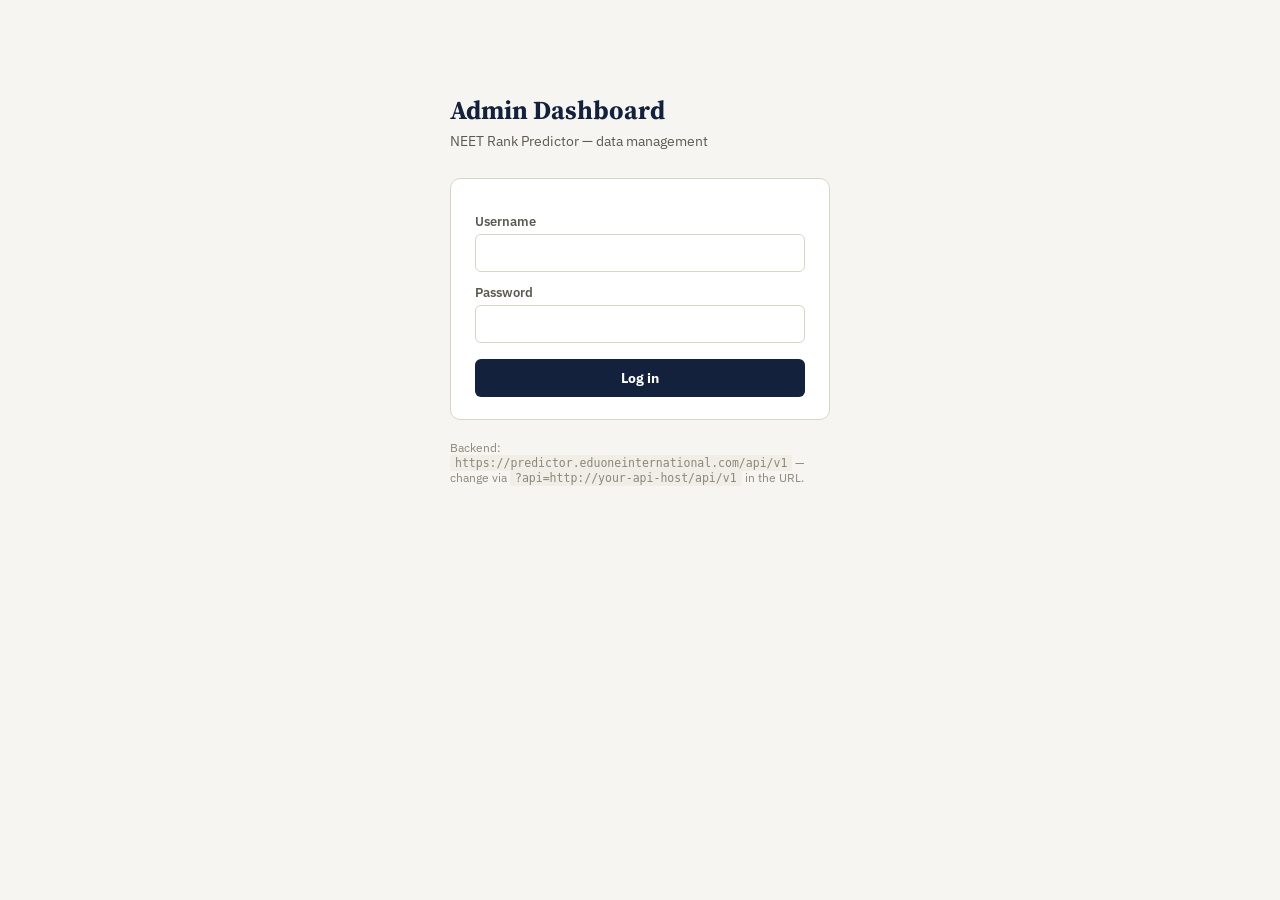
<file: frontend_dist/admin.html>
<!DOCTYPE html>
<html lang="en">
<head>
<meta charset="UTF-8">
<meta name="viewport" content="width=device-width, initial-scale=1.0">
<title>NEET Predictor — Admin Dashboard</title>
<meta name="robots" content="noindex,nofollow">
<link rel="icon" href="data:image/svg+xml,%3Csvg xmlns='http://www.w3.org/2000/svg' viewBox='0 0 64 64'%3E%3Crect width='64' height='64' rx='14' fill='%2314213D'/%3E%3Cpath d='M32 16v32M16 32h32' stroke='white' stroke-width='7' stroke-linecap='round'/%3E%3C/svg%3E">
<link rel="preconnect" href="https://fonts.googleapis.com">
<link href="https://fonts.googleapis.com/css2?family=IBM+Plex+Sans:wght@400;500;600;700&family=Source+Serif+4:wght@600;700&display=swap" rel="stylesheet">
<style>
  * { box-sizing: border-box; }
  body { font-family: 'IBM Plex Sans', system-ui, sans-serif; background: #F6F5F1; color: #14213D; margin: 0; padding: 32px 24px 80px; }
  .serif { font-family: 'Source Serif 4', serif; }
  .wrap { max-width: 920px; margin: 0 auto; }
  h1 { font-size: 26px; margin: 0 0 4px; }
  .subtitle { color: #5C5A50; font-size: 14px; margin: 0 0 28px; }
  .card { background: #fff; border: 1.5px solid #D8D4C8; border-radius: 10px; padding: 22px 24px; margin-bottom: 20px; }
  .card h2 { font-size: 16px; margin: 0 0 14px; }
  label { display: block; font-size: 12.5px; font-weight: 600; color: #5C5A50; margin: 12px 0 5px; }
  input, select { width: 100%; border: 1.5px solid #D8D4C8; border-radius: 6px; padding: 9px 11px; font-size: 13.5px; font-family: inherit; background: #fff; color: #14213D; }
  .row { display: grid; grid-template-columns: 1fr 1fr; gap: 14px; }
  .btn { background: #14213D; color: #fff; border: none; padding: 10px 20px; border-radius: 6px; font-size: 13.5px; font-weight: 700; cursor: pointer; font-family: inherit; margin-top: 16px; }
  .btn:disabled { opacity: 0.5; cursor: not-allowed; }
  .btn-outline { background: #fff; border: 1.5px solid #14213D; color: #14213D; }
  .btn-teal { background: #0D7377; }
  .btn-small { padding: 6px 12px; font-size: 12px; margin-top: 0; }
  #loginPanel { max-width: 380px; margin: 60px auto; }
  #dashboard { display: none; }
  .status-pill { display: inline-block; padding: 2px 9px; border-radius: 20px; font-size: 11px; font-weight: 700; }
  .status-success { background: #E1F0E5; color: #1F6F3D; }
  .status-partial { background: #FBEAD0; color: #9A5B0A; }
  .status-failed { background: #FBE0DC; color: #A13D2F; }
  table { width: 100%; border-collapse: collapse; font-size: 12.5px; }
  th, td { text-align: left; padding: 8px 6px; border-bottom: 1px solid #EEEBE2; }
  th { color: #5C5A50; font-weight: 600; font-size: 11.5px; text-transform: uppercase; letter-spacing: 0.03em; }
  .empty { color: #8A8878; font-size: 13px; padding: 14px 0; }
  .error-box { background: #FBE0DC; color: #A13D2F; padding: 10px 14px; border-radius: 6px; font-size: 13px; margin-top: 12px; }
  .success-box { background: #E1F0E5; color: #1F6F3D; padding: 10px 14px; border-radius: 6px; font-size: 13px; margin-top: 12px; }
  .top-bar { display: flex; justify-content: space-between; align-items: center; margin-bottom: 6px; }
  .logout-btn { background: none; border: none; color: #A13D2F; font-size: 12.5px; font-weight: 600; cursor: pointer; text-decoration: underline; }
  .help { font-size: 12px; color: #8A8878; margin-top: 6px; }
  .conflict-row { border: 1px solid #EEDFC8; background: #FFFBF3; border-radius: 6px; padding: 10px 12px; margin-bottom: 8px; font-size: 12.5px; }
  code { background: #F0EEE6; padding: 1px 5px; border-radius: 3px; font-size: 11.5px; }
</style>
</head>
<body>
<div class="wrap">

  <div id="loginPanel">
    <h1 class="serif">Admin Dashboard</h1>
    <p class="subtitle">NEET Rank Predictor — data management</p>
    <div class="card">
      <label for="loginUser">Username</label>
      <input id="loginUser" autocomplete="username">
      <label for="loginPass">Password</label>
      <input id="loginPass" type="password" autocomplete="current-password">
      <button class="btn" style="width:100%" onclick="login()">Log in</button>
      <div id="loginError"></div>
    </div>
    <p class="help">Backend: <code id="apiBaseDisplay"></code> — change via <code>?api=http://your-api-host/api/v1</code> in the URL.</p>
  </div>

  <div id="dashboard">
    <div class="top-bar">
      <div>
        <h1 class="serif">Admin Dashboard</h1>
        <p class="subtitle">Signed in as <strong id="whoAmI"></strong></p>
      </div>
      <button class="logout-btn" onclick="logout()">Log out</button>
    </div>

    <div class="card">
      <h2>Upload new cutoff data</h2>
      <p class="help" style="margin-top:-6px;margin-bottom:12px;">CSV, XLSX, or JSON. Columns: state, authority, exam, institute, course, category, quota, seat_type, gender, fee, year, round, open_rank, close_rank, source (any column you omit falls back to the defaults below).</p>
      <input type="file" id="fileInput" accept=".csv,.xlsx,.xls,.json">
      <div class="row">
        <div>
          <label for="defState">Default state</label>
          <input id="defState" placeholder="e.g. Karnataka">
        </div>
        <div>
          <label for="defAuthority">Default authority</label>
          <input id="defAuthority" placeholder="e.g. KEA">
        </div>
      </div>
      <div class="row">
        <div>
          <label for="defYear">Default year</label>
          <input id="defYear" type="number" placeholder="e.g. 2026">
        </div>
        <div>
          <label for="defRound">Default round</label>
          <input id="defRound" placeholder="e.g. R1 or Final">
        </div>
      </div>
      <label for="defSource">Source (for the audit log)</label>
      <input id="defSource" placeholder="e.g. KEA official round-1 PDF, 2026">
      <button class="btn" id="uploadBtn" onclick="uploadFile()">Upload &amp; import</button>
      <div id="uploadResult"></div>
    </div>

    <div class="card">
      <h2>Recent imports</h2>
      <div id="logsTable"><div class="empty">Loading…</div></div>
    </div>

    <div class="card">
      <h2>Unresolved conflicts</h2>
      <p class="help" style="margin-top:-6px;margin-bottom:12px;">A conflict means an uploaded number disagreed with a value already on file. Nothing was overwritten automatically — pick which value is correct.</p>
      <div id="conflictsList"><div class="empty">Loading…</div></div>
    </div>

  </div>
</div>

<script src="js/config.js"></script>
<script>
const params = new URLSearchParams(window.location.search);
const API_BASE = params.get('api')
  || (window.NEET_PREDICTOR_CONFIG && window.NEET_PREDICTOR_CONFIG.API_BASE_URL)
  || window.PREDICTOR_API_BASE_URL
  || 'https://predictor.eduoneinternational.com/api/v1';
document.getElementById('apiBaseDisplay').textContent = API_BASE;

let token = sessionStorage.getItem('admin_token') || null;
let username = sessionStorage.getItem('admin_username') || null;

function showDashboard() {
  document.getElementById('loginPanel').style.display = 'none';
  document.getElementById('dashboard').style.display = 'block';
  document.getElementById('whoAmI').textContent = username || '';
  loadLogs();
  loadConflicts();
}

if (token) showDashboard();

async function login() {
  const user = document.getElementById('loginUser').value.trim();
  const pass = document.getElementById('loginPass').value;
  const errEl = document.getElementById('loginError');
  errEl.innerHTML = '';
  if (!user || !pass) { errEl.innerHTML = '<div class="error-box">Enter a username and password.</div>'; return; }

  try {
    const res = await fetch(API_BASE + '/admin/auth/login', {
      method: 'POST',
      headers: { 'Content-Type': 'application/x-www-form-urlencoded' },
      body: 'username=' + encodeURIComponent(user) + '&password=' + encodeURIComponent(pass),
    });
    if (!res.ok) {
      const body = await res.json().catch(() => ({}));
      throw new Error(body.detail || ('Login failed (' + res.status + ')'));
    }
    const data = await res.json();
    token = data.access_token;
    username = user;
    sessionStorage.setItem('admin_token', token);
    sessionStorage.setItem('admin_username', username);
    showDashboard();
  } catch (err) {
    errEl.innerHTML = '<div class="error-box">' + err.message + '</div>';
  }
}

function logout() {
  sessionStorage.removeItem('admin_token');
  sessionStorage.removeItem('admin_username');
  token = null;
  window.location.reload();
}

async function authedFetch(path, options = {}) {
  const res = await fetch(API_BASE + path, {
    ...options,
    headers: { ...(options.headers || {}), Authorization: 'Bearer ' + token },
  });
  if (res.status === 401) { logout(); throw new Error('Session expired — please log in again.'); }
  return res;
}

async function uploadFile() {
  const fileEl = document.getElementById('fileInput');
  const resultEl = document.getElementById('uploadResult');
  const btn = document.getElementById('uploadBtn');
  resultEl.innerHTML = '';

  if (!fileEl.files[0]) { resultEl.innerHTML = '<div class="error-box">Choose a file first.</div>'; return; }

  const form = new FormData();
  form.append('file', fileEl.files[0]);
  const state = document.getElementById('defState').value.trim();
  const authority = document.getElementById('defAuthority').value.trim();
  const year = document.getElementById('defYear').value.trim();
  const round_name = document.getElementById('defRound').value.trim();
  const source_label = document.getElementById('defSource').value.trim();
  if (state) form.append('state', state);
  if (authority) form.append('authority', authority);
  if (year) form.append('year', year);
  if (round_name) form.append('round_name', round_name);
  if (source_label) form.append('source_label', source_label);

  btn.disabled = true;
  btn.textContent = 'Uploading…';
  try {
    const res = await authedFetch('/admin/import', { method: 'POST', body: form });
    const data = await res.json();
    if (!res.ok) throw new Error(data.detail || 'Import failed');

    resultEl.innerHTML = '<div class="success-box">' +
      'Imported <strong>' + data.filename + '</strong> — ' +
      data.records_added + ' new record(s), ' +
      data.records_updated + ' updated with new rounds, ' +
      data.duplicates_skipped + ' exact duplicate(s) skipped, ' +
      data.conflicts_flagged + ' conflict(s) flagged' +
      (data.rows_rejected ? ', ' + data.rows_rejected + ' row(s) rejected' : '') +
      '. The live predictor is already serving this data.</div>';

    if (data.rejected_samples && data.rejected_samples.length) {
      resultEl.innerHTML += '<div class="help">Rejected row example: ' + data.rejected_samples[0].error + '</div>';
    }
    fileEl.value = '';
    loadLogs();
    loadConflicts();
  } catch (err) {
    resultEl.innerHTML = '<div class="error-box">' + err.message + '</div>';
  } finally {
    btn.disabled = false;
    btn.textContent = 'Upload & import';
  }
}

function statusPillClass(status) {
  if (status === 'success') return 'status-success';
  if (status === 'partial') return 'status-partial';
  return 'status-failed';
}

async function loadLogs() {
  const el = document.getElementById('logsTable');
  try {
    const res = await authedFetch('/admin/import-logs?limit=20');
    const logs = await res.json();
    if (!logs.length) { el.innerHTML = '<div class="empty">No imports yet.</div>'; return; }
    el.innerHTML = '<table><thead><tr><th>File</th><th>Source</th><th>Status</th><th>Added</th><th>Updated</th><th>Conflicts</th><th>By</th><th>When</th></tr></thead><tbody>' +
      logs.map(l => '<tr>' +
        '<td>' + l.filename + '</td>' +
        '<td>' + (l.source_label || '—') + '</td>' +
        '<td><span class="status-pill ' + statusPillClass(l.status) + '">' + l.status + '</span></td>' +
        '<td>' + l.records_added + '</td>' +
        '<td>' + l.records_updated + '</td>' +
        '<td>' + l.conflicts_flagged + '</td>' +
        '<td>' + l.uploaded_by + '</td>' +
        '<td>' + new Date(l.started_at).toLocaleString() + '</td>' +
        '</tr>').join('') + '</tbody></table>';
  } catch (err) {
    el.innerHTML = '<div class="error-box">' + err.message + '</div>';
  }
}

async function loadConflicts() {
  const el = document.getElementById('conflictsList');
  try {
    const res = await authedFetch('/admin/conflicts?unresolved_only=true');
    const conflicts = await res.json();
    if (!conflicts.length) { el.innerHTML = '<div class="empty">No unresolved conflicts. 🎉</div>'; return; }
    el.innerHTML = conflicts.map(c => (
      '<div class="conflict-row">' +
        '<strong>' + c.college + '</strong> — ' + c.course + ' (' + c.category + '), round <code>' + c.round_key + '</code><br>' +
        'On file: close ' + (c.existing_close ?? '—') + (c.existing_open != null ? (' / open ' + c.existing_open) : '') +
        ' &nbsp;vs&nbsp; Incoming: close ' + (c.incoming_close ?? '—') + (c.incoming_open != null ? (' / open ' + c.incoming_open) : '') +
        '<div style="margin-top:8px;">' +
          '<button class="btn btn-outline btn-small" onclick="resolveConflict(' + c.id + ', false)">Keep existing</button> ' +
          '<button class="btn btn-teal btn-small" onclick="resolveConflict(' + c.id + ', true)">Use incoming</button>' +
        '</div>' +
      '</div>'
    )).join('');
  } catch (err) {
    el.innerHTML = '<div class="error-box">' + err.message + '</div>';
  }
}

async function resolveConflict(id, useIncoming) {
  try {
    await authedFetch('/admin/conflicts/' + id + '/resolve', {
      method: 'POST',
      headers: { 'Content-Type': 'application/json' },
      body: JSON.stringify({ use_incoming: useIncoming }),
    });
    loadConflicts();
    loadLogs();
  } catch (err) {
    alert(err.message);
  }
}
</script>
</body>
</html>
</file>
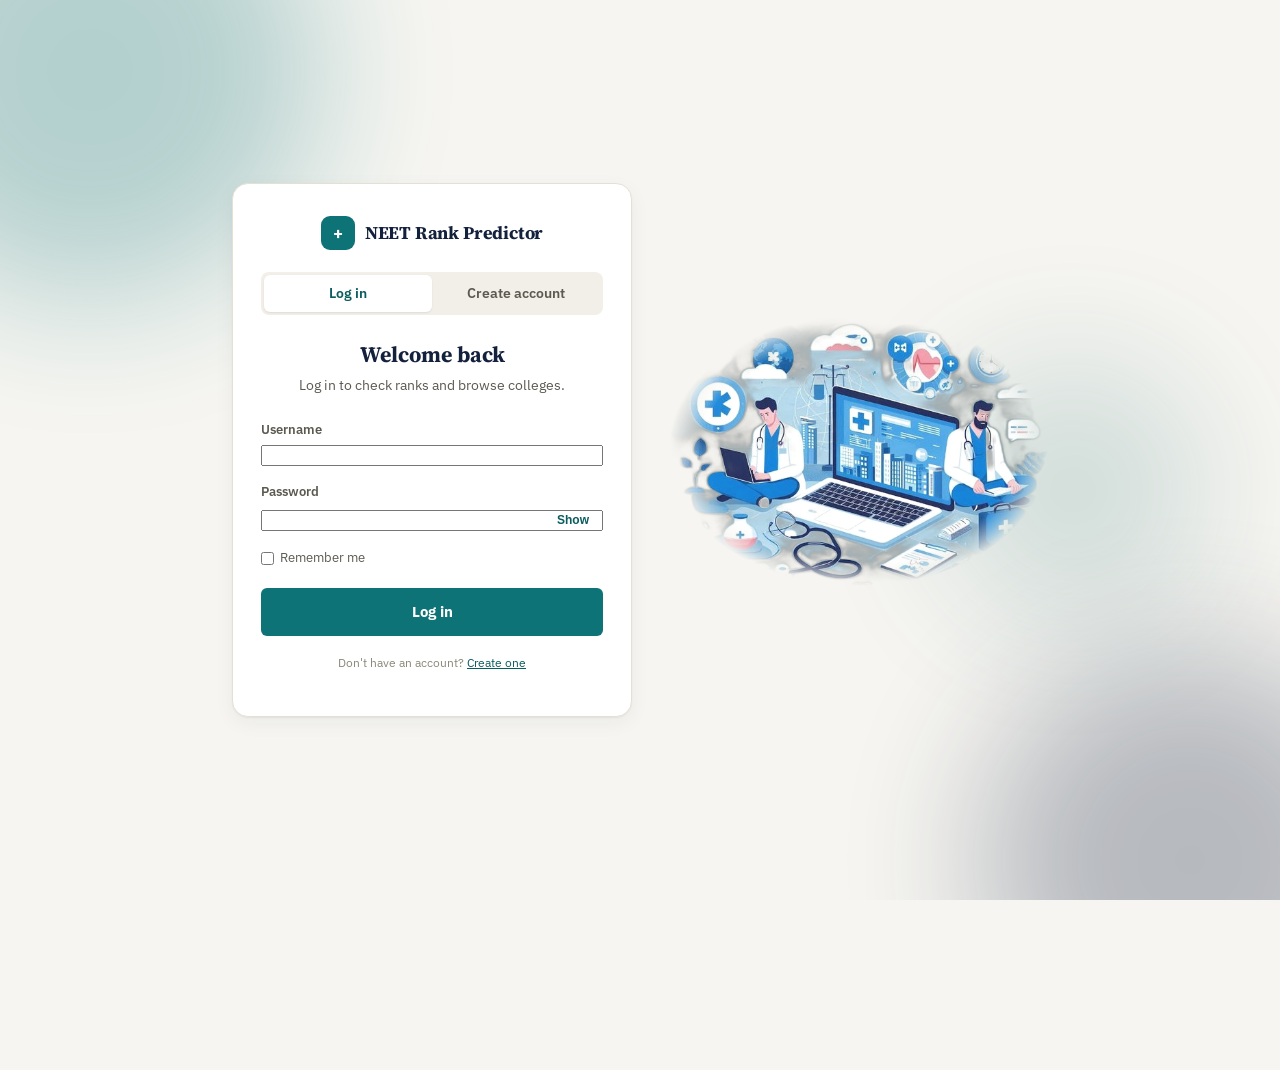
<file: frontend_dist/login.html>
<!DOCTYPE html>
<html lang="en">
<head>
<meta charset="UTF-8">
<meta name="viewport" content="width=device-width, initial-scale=1, viewport-fit=cover">
<title>Log in — NEET Rank Predictor</title>
<meta name="robots" content="noindex,nofollow">
<link rel="icon" href="data:image/svg+xml,%3Csvg xmlns='http://www.w3.org/2000/svg' viewBox='0 0 64 64'%3E%3Crect width='64' height='64' rx='14' fill='%230D7377'/%3E%3Cpath d='M32 16v32M16 32h32' stroke='white' stroke-width='7' stroke-linecap='round'/%3E%3C/svg%3E">

<link rel="preconnect" href="https://fonts.googleapis.com">
<link rel="preconnect" href="https://fonts.gstatic.com" crossorigin>
<link href="https://fonts.googleapis.com/css2?family=IBM+Plex+Sans:wght@400;500;600;700&family=Source+Serif+4:opsz,wght@8..60,600;8..60,700&display=swap" rel="stylesheet">

<link rel="stylesheet" href="css/styles.css">

<style>
  /* Page-specific layout — the shared stylesheet covers colors/fonts/buttons/inputs already. */
  body.auth-body { display: flex; align-items: center; justify-content: center; min-height: 100vh; padding: 24px; position: relative; overflow: hidden; }
  .auth-bg-blob { position: absolute; border-radius: 50%; filter: blur(70px); opacity: 0.28; z-index: 0; pointer-events: none; }
  .auth-bg-blob.b1 { width: 460px; height: 460px; background: var(--teal); top: -160px; left: -140px; animation: blobDrift1 16s ease-in-out infinite; }
  .auth-bg-blob.b2 { width: 420px; height: 420px; background: var(--navy); bottom: -170px; right: -120px; animation: blobDrift2 18s ease-in-out infinite; }
  .auth-bg-blob.b3 { width: 260px; height: 260px; background: var(--teal-dark); top: 40%; right: 6%; opacity: 0.16; animation: blobDrift1 13s ease-in-out infinite reverse; }
  @keyframes blobDrift1 { 0%, 100% { transform: translate(0, 0) scale(1); } 50% { transform: translate(36px, -26px) scale(1.08); } }
  @keyframes blobDrift2 { 0%, 100% { transform: translate(0, 0) scale(1); } 50% { transform: translate(-30px, 28px) scale(1.06); } }
  @keyframes floatY { 0%, 100% { transform: translateY(0); } 50% { transform: translateY(-14px); } }
  .auth-layout { position: relative; z-index: 1; display: flex; align-items: center; justify-content: center; gap: 36px; width: 100%; max-width: 860px; }
  .auth-illustration { flex: 1; display: none; max-width: 380px; }
  .auth-illustration img { width: 100%; height: auto; mix-blend-mode: multiply; animation: floatY 6s ease-in-out infinite; }
  @media (min-width: 860px) { .auth-illustration { display: block; } }
  @media (prefers-reduced-motion: reduce) {
    .auth-illustration img, .auth-bg-blob { animation: none; }
  }
  .auth-card { width: 100%; max-width: 400px; flex-shrink: 0; background: var(--panel); border: 1px solid var(--border); border-radius: 16px; padding: 32px 28px; box-shadow: var(--shadow); }
  .auth-brand { display: flex; align-items: center; gap: 10px; justify-content: center; margin-bottom: 22px; }
  .auth-card h1 { font-size: 22px; margin: 0 0 4px; text-align: center; }
  .auth-card .sub { text-align: center; color: var(--muted); font-size: 13.5px; margin: 0 0 24px; }
  .auth-tabs { display: flex; background: var(--border-soft); border-radius: 8px; padding: 3px; margin-bottom: 22px; }
  .auth-tab { flex: 1; border: none; background: none; padding: 8px; border-radius: 6px; font: inherit; font-size: 13.5px; font-weight: 600; color: var(--muted); cursor: pointer; }
  .auth-tab[aria-selected="true"] { background: #fff; color: var(--teal-dark); box-shadow: 0 1px 2px rgba(0,0,0,0.08); }
  .auth-field { display: flex; flex-direction: column; gap: 6px; margin-bottom: 16px; }
  .auth-field label { font-size: 12.5px; font-weight: 600; color: var(--muted); }
  .password-row { position: relative; }
  .password-row input { width: 100%; padding-right: 68px; }
  .password-toggle { position: absolute; right: 8px; top: 50%; transform: translateY(-50%); background: none; border: none; color: var(--teal-dark); font-size: 12px; font-weight: 600; cursor: pointer; padding: 4px 6px; }
  .auth-row-between { display: flex; justify-content: space-between; align-items: center; margin-bottom: 20px; font-size: 13px; }
  .remember-label { display: flex; align-items: center; gap: 6px; color: var(--muted); cursor: pointer; }
  .remember-label input { margin: 0; }
  .auth-submit { width: 100%; justify-content: center; }
  .auth-error { background: var(--risk-bg); color: var(--risk-fg); border-radius: var(--radius-sm); padding: 10px 12px; font-size: 13px; margin-bottom: 16px; display: none; }
  .auth-error.show { display: block; }
  .auth-footnote { text-align: center; font-size: 12px; color: var(--muted-2); margin-top: 18px; }
</style>
</head>
<body class="auth-body">

<div class="auth-bg-blob b1" aria-hidden="true"></div>
<div class="auth-bg-blob b2" aria-hidden="true"></div>
<div class="auth-bg-blob b3" aria-hidden="true"></div>

<div class="auth-layout">
<div class="auth-card">
  <div class="auth-brand">
    <span class="brand-mark" aria-hidden="true">+</span>
    <span class="brand-name serif">NEET Rank Predictor</span>
  </div>

  <div class="auth-tabs" role="tablist">
    <button type="button" class="auth-tab" id="tabLogin" role="tab" aria-selected="true">Log in</button>
    <button type="button" class="auth-tab" id="tabRegister" role="tab" aria-selected="false">Create account</button>
  </div>

  <h1 class="serif" id="formTitle">Welcome back</h1>
  <p class="sub" id="formSub">Log in to check ranks and browse colleges.</p>

  <div class="auth-error" id="authError" role="alert"></div>

  <form id="authForm" novalidate>
    <div class="auth-field">
      <label for="username">Username</label>
      <input type="text" id="username" name="username" autocomplete="username" required minlength="3">
    </div>
    <div class="auth-field">
      <label for="password">Password</label>
      <div class="password-row">
        <input type="password" id="password" name="password" autocomplete="current-password" required minlength="8">
        <button type="button" class="password-toggle" id="togglePassword">Show</button>
      </div>
    </div>

    <div class="auth-row-between">
      <label class="remember-label"><input type="checkbox" id="rememberMe"> Remember me</label>
    </div>

    <button type="submit" class="btn-primary auth-submit" id="authSubmitBtn">Log in</button>
  </form>

  <p class="auth-footnote" id="switchHint">Don't have an account? <a href="#" id="switchToRegister">Create one</a></p>
</div>

  <div class="auth-illustration" aria-hidden="true">
    <img src="img/login-illustration.png" alt="">
  </div>
</div>

<script src="js/config.js"></script>
<script src="js/auth.js"></script>
<script>
(function () {
  // If already logged in, skip straight past this page.
  if (window.NeetAuth.getToken()) {
    window.location.replace("/");
  }

  const BASE_URL = (window.NEET_PREDICTOR_CONFIG && window.NEET_PREDICTOR_CONFIG.API_BASE_URL) || "";

  const els = {
    tabLogin: document.getElementById("tabLogin"),
    tabRegister: document.getElementById("tabRegister"),
    formTitle: document.getElementById("formTitle"),
    formSub: document.getElementById("formSub"),
    form: document.getElementById("authForm"),
    username: document.getElementById("username"),
    password: document.getElementById("password"),
    togglePassword: document.getElementById("togglePassword"),
    rememberMe: document.getElementById("rememberMe"),
    submitBtn: document.getElementById("authSubmitBtn"),
    error: document.getElementById("authError"),
    switchHint: document.getElementById("switchHint"),
    switchToRegister: document.getElementById("switchToRegister"),
  };

  let mode = "login"; // "login" | "register"

  function setMode(next) {
    mode = next;
    const isLogin = mode === "login";
    els.tabLogin.setAttribute("aria-selected", String(isLogin));
    els.tabRegister.setAttribute("aria-selected", String(!isLogin));
    els.formTitle.textContent = isLogin ? "Welcome back" : "Create your account";
    els.formSub.textContent = isLogin
      ? "Log in to check ranks and browse colleges."
      : "Takes a few seconds — just a username and password.";
    els.password.autocomplete = isLogin ? "current-password" : "new-password";
    els.submitBtn.textContent = isLogin ? "Log in" : "Create account";
    els.switchHint.innerHTML = isLogin
      ? 'Don\'t have an account? <a href="#" id="switchToRegister">Create one</a>'
      : 'Already have an account? <a href="#" id="switchToLogin">Log in</a>';
    els.error.classList.remove("show");
    // Re-bind the (re-created) link inside switchHint.
    const link = document.getElementById(isLogin ? "switchToRegister" : "switchToLogin");
    link.addEventListener("click", (e) => {
      e.preventDefault();
      setMode(isLogin ? "register" : "login");
    });
  }

  els.tabLogin.addEventListener("click", () => setMode("login"));
  els.tabRegister.addEventListener("click", () => setMode("register"));
  els.switchToRegister.addEventListener("click", (e) => {
    e.preventDefault();
    setMode("register");
  });

  els.togglePassword.addEventListener("click", () => {
    const showing = els.password.type === "text";
    els.password.type = showing ? "password" : "text";
    els.togglePassword.textContent = showing ? "Show" : "Hide";
  });

  function showError(msg) {
    els.error.textContent = msg;
    els.error.classList.add("show");
  }

  els.form.addEventListener("submit", async (e) => {
    e.preventDefault();
    els.error.classList.remove("show");

    const username = els.username.value.trim();
    const password = els.password.value;
    if (username.length < 3) return showError("Username must be at least 3 characters.");
    if (password.length < 8) return showError("Password must be at least 8 characters.");

    els.submitBtn.disabled = true;
    els.submitBtn.textContent = mode === "login" ? "Logging in…" : "Creating account…";

    try {
      const path = mode === "login" ? "/auth/login" : "/auth/register";
      const res = await fetch(BASE_URL + path, {
        method: "POST",
        headers: { "Content-Type": "application/json" },
        body: JSON.stringify({ username, password }),
      });
      const data = await res.json().catch(() => ({}));

      if (!res.ok) {
        const msg =
          res.status === 401 ? "Incorrect username or password." :
          res.status === 409 ? "That username is already taken." :
          data.detail || data.message || "Something went wrong. Please try again.";
        showError(typeof msg === "string" ? msg : "Something went wrong. Please try again.");
        return;
      }

      window.NeetAuth.setToken(data.access_token, els.rememberMe.checked);
      window.location.replace("/");
    } catch (err) {
      showError("Couldn't reach the server. Check your connection and try again.");
    } finally {
      els.submitBtn.disabled = false;
      els.submitBtn.textContent = mode === "login" ? "Log in" : "Create account";
    }
  });
})();
</script>
</body>
</html>
</file>
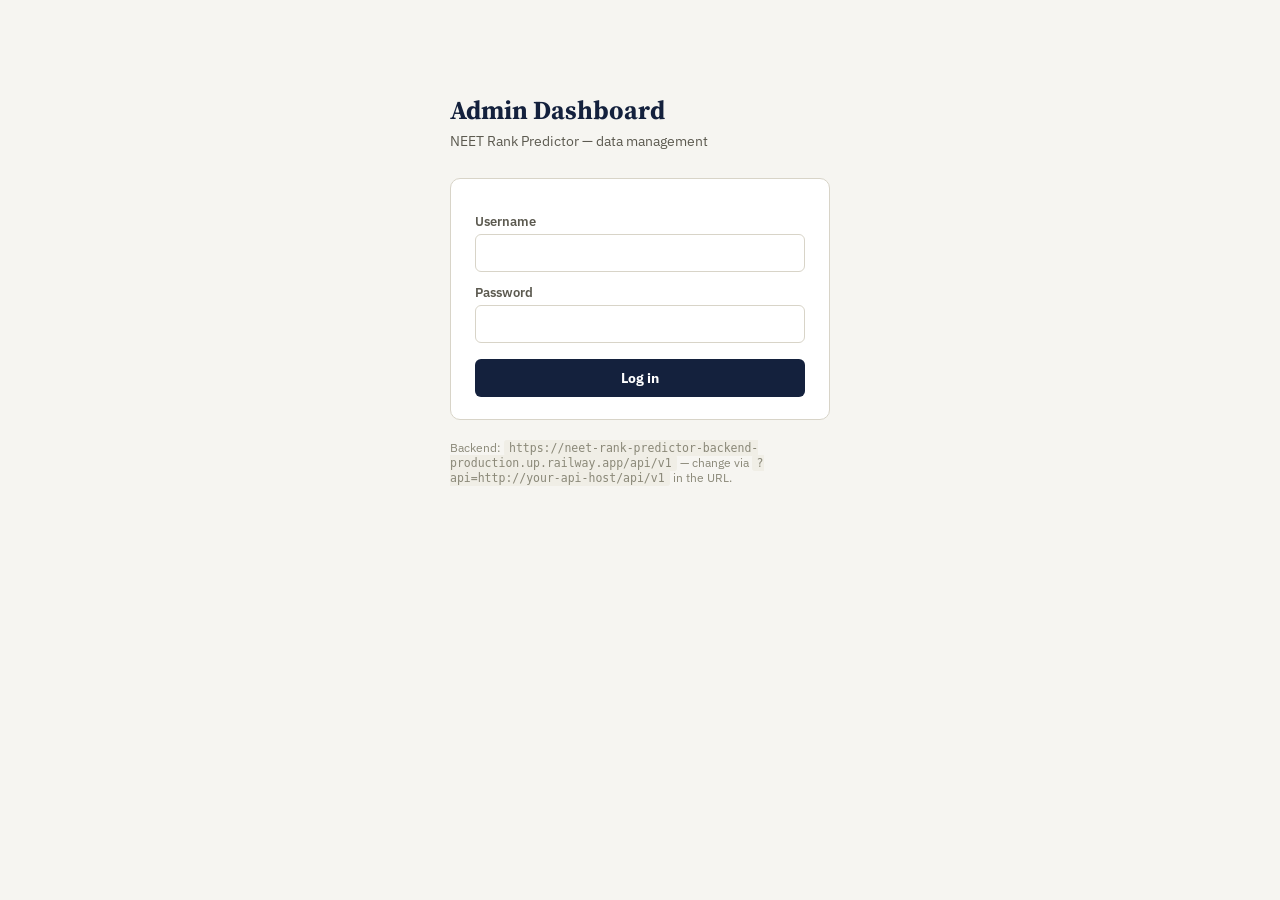
<file: frontend_integration/admin_dashboard.html>
<!DOCTYPE html>
<html lang="en">
<head>
<meta charset="UTF-8">
<meta name="viewport" content="width=device-width, initial-scale=1.0">
<title>NEET Predictor — Admin Dashboard</title>
<link rel="preconnect" href="https://fonts.googleapis.com">
<link href="https://fonts.googleapis.com/css2?family=IBM+Plex+Sans:wght@400;500;600;700&family=Source+Serif+4:wght@600;700&display=swap" rel="stylesheet">
<style>
  * { box-sizing: border-box; }
  body { font-family: 'IBM Plex Sans', system-ui, sans-serif; background: #F6F5F1; color: #14213D; margin: 0; padding: 32px 24px 80px; }
  .serif { font-family: 'Source Serif 4', serif; }
  .wrap { max-width: 920px; margin: 0 auto; }
  h1 { font-size: 26px; margin: 0 0 4px; }
  .subtitle { color: #5C5A50; font-size: 14px; margin: 0 0 28px; }
  .card { background: #fff; border: 1.5px solid #D8D4C8; border-radius: 10px; padding: 22px 24px; margin-bottom: 20px; }
  .card h2 { font-size: 16px; margin: 0 0 14px; }
  label { display: block; font-size: 12.5px; font-weight: 600; color: #5C5A50; margin: 12px 0 5px; }
  input, select { width: 100%; border: 1.5px solid #D8D4C8; border-radius: 6px; padding: 9px 11px; font-size: 13.5px; font-family: inherit; background: #fff; color: #14213D; }
  .row { display: grid; grid-template-columns: 1fr 1fr; gap: 14px; }
  .btn { background: #14213D; color: #fff; border: none; padding: 10px 20px; border-radius: 6px; font-size: 13.5px; font-weight: 700; cursor: pointer; font-family: inherit; margin-top: 16px; }
  .btn:disabled { opacity: 0.5; cursor: not-allowed; }
  .btn-outline { background: #fff; border: 1.5px solid #14213D; color: #14213D; }
  .btn-teal { background: #0D7377; }
  .btn-small { padding: 6px 12px; font-size: 12px; margin-top: 0; }
  #loginPanel { max-width: 380px; margin: 60px auto; }
  #dashboard { display: none; }
  .status-pill { display: inline-block; padding: 2px 9px; border-radius: 20px; font-size: 11px; font-weight: 700; }
  .status-success { background: #E1F0E5; color: #1F6F3D; }
  .status-partial { background: #FBEAD0; color: #9A5B0A; }
  .status-failed { background: #FBE0DC; color: #A13D2F; }
  table { width: 100%; border-collapse: collapse; font-size: 12.5px; }
  th, td { text-align: left; padding: 8px 6px; border-bottom: 1px solid #EEEBE2; }
  th { color: #5C5A50; font-weight: 600; font-size: 11.5px; text-transform: uppercase; letter-spacing: 0.03em; }
  .empty { color: #8A8878; font-size: 13px; padding: 14px 0; }
  .error-box { background: #FBE0DC; color: #A13D2F; padding: 10px 14px; border-radius: 6px; font-size: 13px; margin-top: 12px; }
  .success-box { background: #E1F0E5; color: #1F6F3D; padding: 10px 14px; border-radius: 6px; font-size: 13px; margin-top: 12px; }
  .top-bar { display: flex; justify-content: space-between; align-items: center; margin-bottom: 6px; }
  .logout-btn { background: none; border: none; color: #A13D2F; font-size: 12.5px; font-weight: 600; cursor: pointer; text-decoration: underline; }
  .help { font-size: 12px; color: #8A8878; margin-top: 6px; }
  .conflict-row { border: 1px solid #EEDFC8; background: #FFFBF3; border-radius: 6px; padding: 10px 12px; margin-bottom: 8px; font-size: 12.5px; }
  code { background: #F0EEE6; padding: 1px 5px; border-radius: 3px; font-size: 11.5px; }
</style>
</head>
<body>
<div class="wrap">

  <div id="loginPanel">
    <h1 class="serif">Admin Dashboard</h1>
    <p class="subtitle">NEET Rank Predictor — data management</p>
    <div class="card">
      <label for="loginUser">Username</label>
      <input id="loginUser" autocomplete="username">
      <label for="loginPass">Password</label>
      <input id="loginPass" type="password" autocomplete="current-password">
      <button class="btn" style="width:100%" onclick="login()">Log in</button>
      <div id="loginError"></div>
    </div>
    <p class="help">Backend: <code id="apiBaseDisplay"></code> — change via <code>?api=http://your-api-host/api/v1</code> in the URL.</p>
  </div>

  <div id="dashboard">
    <div class="top-bar">
      <div>
        <h1 class="serif">Admin Dashboard</h1>
        <p class="subtitle">Signed in as <strong id="whoAmI"></strong></p>
      </div>
      <button class="logout-btn" onclick="logout()">Log out</button>
    </div>

    <div class="card">
      <h2>Upload new cutoff data</h2>
      <p class="help" style="margin-top:-6px;margin-bottom:12px;">CSV, XLSX, or JSON. Columns: state, authority, exam, institute, course, category, quota, seat_type, gender, fee, year, round, open_rank, close_rank, source (any column you omit falls back to the defaults below).</p>
      <input type="file" id="fileInput" accept=".csv,.xlsx,.xls,.json">
      <div class="row">
        <div>
          <label for="defState">Default state</label>
          <input id="defState" placeholder="e.g. Karnataka">
        </div>
        <div>
          <label for="defAuthority">Default authority</label>
          <input id="defAuthority" placeholder="e.g. KEA">
        </div>
      </div>
      <div class="row">
        <div>
          <label for="defYear">Default year</label>
          <input id="defYear" type="number" placeholder="e.g. 2026">
        </div>
        <div>
          <label for="defRound">Default round</label>
          <input id="defRound" placeholder="e.g. R1 or Final">
        </div>
      </div>
      <label for="defSource">Source (for the audit log)</label>
      <input id="defSource" placeholder="e.g. KEA official round-1 PDF, 2026">
      <button class="btn" id="uploadBtn" onclick="uploadFile()">Upload &amp; import</button>
      <div id="uploadResult"></div>
    </div>

    <div class="card">
      <h2>Recent imports</h2>
      <div id="logsTable"><div class="empty">Loading…</div></div>
    </div>

    <div class="card">
      <h2>Unresolved conflicts</h2>
      <p class="help" style="margin-top:-6px;margin-bottom:12px;">A conflict means an uploaded number disagreed with a value already on file. Nothing was overwritten automatically — pick which value is correct.</p>
      <div id="conflictsList"><div class="empty">Loading…</div></div>
    </div>

  </div>
</div>

<script>
const params = new URLSearchParams(window.location.search);
const API_BASE = params.get('api') || window.PREDICTOR_API_BASE_URL || 'https://neet-rank-predictor-backend-production.up.railway.app/api/v1';
document.getElementById('apiBaseDisplay').textContent = API_BASE;

let token = sessionStorage.getItem('admin_token') || null;
let username = sessionStorage.getItem('admin_username') || null;

function showDashboard() {
  document.getElementById('loginPanel').style.display = 'none';
  document.getElementById('dashboard').style.display = 'block';
  document.getElementById('whoAmI').textContent = username || '';
  loadLogs();
  loadConflicts();
}

if (token) showDashboard();

async function login() {
  const user = document.getElementById('loginUser').value.trim();
  const pass = document.getElementById('loginPass').value;
  const errEl = document.getElementById('loginError');
  errEl.innerHTML = '';
  if (!user || !pass) { errEl.innerHTML = '<div class="error-box">Enter a username and password.</div>'; return; }

  try {
    const res = await fetch(API_BASE + '/admin/auth/login', {
      method: 'POST',
      headers: { 'Content-Type': 'application/x-www-form-urlencoded' },
      body: 'username=' + encodeURIComponent(user) + '&password=' + encodeURIComponent(pass),
    });
    if (!res.ok) {
      const body = await res.json().catch(() => ({}));
      throw new Error(body.detail || ('Login failed (' + res.status + ')'));
    }
    const data = await res.json();
    token = data.access_token;
    username = user;
    sessionStorage.setItem('admin_token', token);
    sessionStorage.setItem('admin_username', username);
    showDashboard();
  } catch (err) {
    errEl.innerHTML = '<div class="error-box">' + err.message + '</div>';
  }
}

function logout() {
  sessionStorage.removeItem('admin_token');
  sessionStorage.removeItem('admin_username');
  token = null;
  window.location.reload();
}

async function authedFetch(path, options = {}) {
  const res = await fetch(API_BASE + path, {
    ...options,
    headers: { ...(options.headers || {}), Authorization: 'Bearer ' + token },
  });
  if (res.status === 401) { logout(); throw new Error('Session expired — please log in again.'); }
  return res;
}

async function uploadFile() {
  const fileEl = document.getElementById('fileInput');
  const resultEl = document.getElementById('uploadResult');
  const btn = document.getElementById('uploadBtn');
  resultEl.innerHTML = '';

  if (!fileEl.files[0]) { resultEl.innerHTML = '<div class="error-box">Choose a file first.</div>'; return; }

  const form = new FormData();
  form.append('file', fileEl.files[0]);
  const state = document.getElementById('defState').value.trim();
  const authority = document.getElementById('defAuthority').value.trim();
  const year = document.getElementById('defYear').value.trim();
  const round_name = document.getElementById('defRound').value.trim();
  const source_label = document.getElementById('defSource').value.trim();
  if (state) form.append('state', state);
  if (authority) form.append('authority', authority);
  if (year) form.append('year', year);
  if (round_name) form.append('round_name', round_name);
  if (source_label) form.append('source_label', source_label);

  btn.disabled = true;
  btn.textContent = 'Uploading…';
  try {
    const res = await authedFetch('/admin/import', { method: 'POST', body: form });
    const data = await res.json();
    if (!res.ok) throw new Error(data.detail || 'Import failed');

    resultEl.innerHTML = '<div class="success-box">' +
      'Imported <strong>' + data.filename + '</strong> — ' +
      data.records_added + ' new record(s), ' +
      data.records_updated + ' updated with new rounds, ' +
      data.duplicates_skipped + ' exact duplicate(s) skipped, ' +
      data.conflicts_flagged + ' conflict(s) flagged' +
      (data.rows_rejected ? ', ' + data.rows_rejected + ' row(s) rejected' : '') +
      '. The live predictor is already serving this data.</div>';

    if (data.rejected_samples && data.rejected_samples.length) {
      resultEl.innerHTML += '<div class="help">Rejected row example: ' + data.rejected_samples[0].error + '</div>';
    }
    fileEl.value = '';
    loadLogs();
    loadConflicts();
  } catch (err) {
    resultEl.innerHTML = '<div class="error-box">' + err.message + '</div>';
  } finally {
    btn.disabled = false;
    btn.textContent = 'Upload & import';
  }
}

function statusPillClass(status) {
  if (status === 'success') return 'status-success';
  if (status === 'partial') return 'status-partial';
  return 'status-failed';
}

async function loadLogs() {
  const el = document.getElementById('logsTable');
  try {
    const res = await authedFetch('/admin/import-logs?limit=20');
    const logs = await res.json();
    if (!logs.length) { el.innerHTML = '<div class="empty">No imports yet.</div>'; return; }
    el.innerHTML = '<table><thead><tr><th>File</th><th>Source</th><th>Status</th><th>Added</th><th>Updated</th><th>Conflicts</th><th>By</th><th>When</th></tr></thead><tbody>' +
      logs.map(l => '<tr>' +
        '<td>' + l.filename + '</td>' +
        '<td>' + (l.source_label || '—') + '</td>' +
        '<td><span class="status-pill ' + statusPillClass(l.status) + '">' + l.status + '</span></td>' +
        '<td>' + l.records_added + '</td>' +
        '<td>' + l.records_updated + '</td>' +
        '<td>' + l.conflicts_flagged + '</td>' +
        '<td>' + l.uploaded_by + '</td>' +
        '<td>' + new Date(l.started_at).toLocaleString() + '</td>' +
        '</tr>').join('') + '</tbody></table>';
  } catch (err) {
    el.innerHTML = '<div class="error-box">' + err.message + '</div>';
  }
}

async function loadConflicts() {
  const el = document.getElementById('conflictsList');
  try {
    const res = await authedFetch('/admin/conflicts?unresolved_only=true');
    const conflicts = await res.json();
    if (!conflicts.length) { el.innerHTML = '<div class="empty">No unresolved conflicts. 🎉</div>'; return; }
    el.innerHTML = conflicts.map(c => (
      '<div class="conflict-row">' +
        '<strong>' + c.college + '</strong> — ' + c.course + ' (' + c.category + '), round <code>' + c.round_key + '</code><br>' +
        'On file: close ' + (c.existing_close ?? '—') + (c.existing_open != null ? (' / open ' + c.existing_open) : '') +
        ' &nbsp;vs&nbsp; Incoming: close ' + (c.incoming_close ?? '—') + (c.incoming_open != null ? (' / open ' + c.incoming_open) : '') +
        '<div style="margin-top:8px;">' +
          '<button class="btn btn-outline btn-small" onclick="resolveConflict(' + c.id + ', false)">Keep existing</button> ' +
          '<button class="btn btn-teal btn-small" onclick="resolveConflict(' + c.id + ', true)">Use incoming</button>' +
        '</div>' +
      '</div>'
    )).join('');
  } catch (err) {
    el.innerHTML = '<div class="error-box">' + err.message + '</div>';
  }
}

async function resolveConflict(id, useIncoming) {
  try {
    await authedFetch('/admin/conflicts/' + id + '/resolve', {
      method: 'POST',
      headers: { 'Content-Type': 'application/json' },
      body: JSON.stringify({ use_incoming: useIncoming }),
    });
    loadConflicts();
    loadLogs();
  } catch (err) {
    alert(err.message);
  }
}
</script>
</body>
</html>
</file>
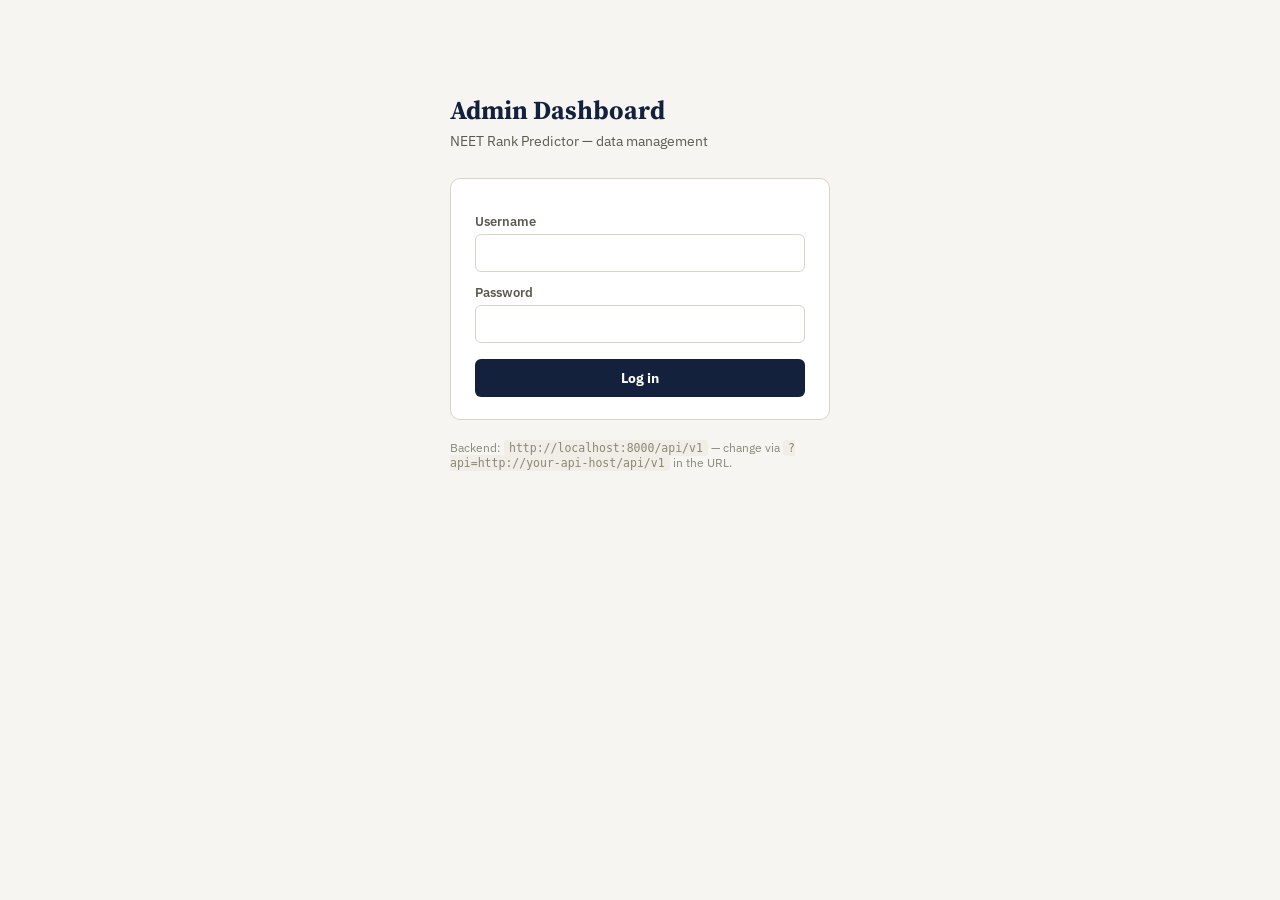
<file: neet-predictor-backend/frontend_integration/admin_dashboard.html>
<!DOCTYPE html>
<html lang="en">
<head>
<meta charset="UTF-8">
<meta name="viewport" content="width=device-width, initial-scale=1.0">
<title>NEET Predictor — Admin Dashboard</title>
<link rel="preconnect" href="https://fonts.googleapis.com">
<link href="https://fonts.googleapis.com/css2?family=IBM+Plex+Sans:wght@400;500;600;700&family=Source+Serif+4:wght@600;700&display=swap" rel="stylesheet">
<style>
  * { box-sizing: border-box; }
  body { font-family: 'IBM Plex Sans', system-ui, sans-serif; background: #F6F5F1; color: #14213D; margin: 0; padding: 32px 24px 80px; }
  .serif { font-family: 'Source Serif 4', serif; }
  .wrap { max-width: 920px; margin: 0 auto; }
  h1 { font-size: 26px; margin: 0 0 4px; }
  .subtitle { color: #5C5A50; font-size: 14px; margin: 0 0 28px; }
  .card { background: #fff; border: 1.5px solid #D8D4C8; border-radius: 10px; padding: 22px 24px; margin-bottom: 20px; }
  .card h2 { font-size: 16px; margin: 0 0 14px; }
  label { display: block; font-size: 12.5px; font-weight: 600; color: #5C5A50; margin: 12px 0 5px; }
  input, select { width: 100%; border: 1.5px solid #D8D4C8; border-radius: 6px; padding: 9px 11px; font-size: 13.5px; font-family: inherit; background: #fff; color: #14213D; }
  .row { display: grid; grid-template-columns: 1fr 1fr; gap: 14px; }
  .btn { background: #14213D; color: #fff; border: none; padding: 10px 20px; border-radius: 6px; font-size: 13.5px; font-weight: 700; cursor: pointer; font-family: inherit; margin-top: 16px; }
  .btn:disabled { opacity: 0.5; cursor: not-allowed; }
  .btn-outline { background: #fff; border: 1.5px solid #14213D; color: #14213D; }
  .btn-teal { background: #0D7377; }
  .btn-small { padding: 6px 12px; font-size: 12px; margin-top: 0; }
  #loginPanel { max-width: 380px; margin: 60px auto; }
  #dashboard { display: none; }
  .status-pill { display: inline-block; padding: 2px 9px; border-radius: 20px; font-size: 11px; font-weight: 700; }
  .status-success { background: #E1F0E5; color: #1F6F3D; }
  .status-partial { background: #FBEAD0; color: #9A5B0A; }
  .status-failed { background: #FBE0DC; color: #A13D2F; }
  table { width: 100%; border-collapse: collapse; font-size: 12.5px; }
  th, td { text-align: left; padding: 8px 6px; border-bottom: 1px solid #EEEBE2; }
  th { color: #5C5A50; font-weight: 600; font-size: 11.5px; text-transform: uppercase; letter-spacing: 0.03em; }
  .empty { color: #8A8878; font-size: 13px; padding: 14px 0; }
  .error-box { background: #FBE0DC; color: #A13D2F; padding: 10px 14px; border-radius: 6px; font-size: 13px; margin-top: 12px; }
  .success-box { background: #E1F0E5; color: #1F6F3D; padding: 10px 14px; border-radius: 6px; font-size: 13px; margin-top: 12px; }
  .top-bar { display: flex; justify-content: space-between; align-items: center; margin-bottom: 6px; }
  .logout-btn { background: none; border: none; color: #A13D2F; font-size: 12.5px; font-weight: 600; cursor: pointer; text-decoration: underline; }
  .help { font-size: 12px; color: #8A8878; margin-top: 6px; }
  .conflict-row { border: 1px solid #EEDFC8; background: #FFFBF3; border-radius: 6px; padding: 10px 12px; margin-bottom: 8px; font-size: 12.5px; }
  code { background: #F0EEE6; padding: 1px 5px; border-radius: 3px; font-size: 11.5px; }
</style>
</head>
<body>
<div class="wrap">

  <div id="loginPanel">
    <h1 class="serif">Admin Dashboard</h1>
    <p class="subtitle">NEET Rank Predictor — data management</p>
    <div class="card">
      <label for="loginUser">Username</label>
      <input id="loginUser" autocomplete="username">
      <label for="loginPass">Password</label>
      <input id="loginPass" type="password" autocomplete="current-password">
      <button class="btn" style="width:100%" onclick="login()">Log in</button>
      <div id="loginError"></div>
    </div>
    <p class="help">Backend: <code id="apiBaseDisplay"></code> — change via <code>?api=http://your-api-host/api/v1</code> in the URL.</p>
  </div>

  <div id="dashboard">
    <div class="top-bar">
      <div>
        <h1 class="serif">Admin Dashboard</h1>
        <p class="subtitle">Signed in as <strong id="whoAmI"></strong></p>
      </div>
      <button class="logout-btn" onclick="logout()">Log out</button>
    </div>

    <div class="card">
      <h2>Upload new cutoff data</h2>
      <p class="help" style="margin-top:-6px;margin-bottom:12px;">CSV, XLSX, or JSON. Columns: state, authority, exam, institute, course, category, quota, seat_type, gender, fee, year, round, open_rank, close_rank, source (any column you omit falls back to the defaults below).</p>
      <input type="file" id="fileInput" accept=".csv,.xlsx,.xls,.json">
      <div class="row">
        <div>
          <label for="defState">Default state</label>
          <input id="defState" placeholder="e.g. Karnataka">
        </div>
        <div>
          <label for="defAuthority">Default authority</label>
          <input id="defAuthority" placeholder="e.g. KEA">
        </div>
      </div>
      <div class="row">
        <div>
          <label for="defYear">Default year</label>
          <input id="defYear" type="number" placeholder="e.g. 2026">
        </div>
        <div>
          <label for="defRound">Default round</label>
          <input id="defRound" placeholder="e.g. R1 or Final">
        </div>
      </div>
      <label for="defSource">Source (for the audit log)</label>
      <input id="defSource" placeholder="e.g. KEA official round-1 PDF, 2026">
      <button class="btn" id="uploadBtn" onclick="uploadFile()">Upload &amp; import</button>
      <div id="uploadResult"></div>
    </div>

    <div class="card">
      <h2>Recent imports</h2>
      <div id="logsTable"><div class="empty">Loading…</div></div>
    </div>

    <div class="card">
      <h2>Unresolved conflicts</h2>
      <p class="help" style="margin-top:-6px;margin-bottom:12px;">A conflict means an uploaded number disagreed with a value already on file. Nothing was overwritten automatically — pick which value is correct.</p>
      <div id="conflictsList"><div class="empty">Loading…</div></div>
    </div>

  </div>
</div>

<script>
const params = new URLSearchParams(window.location.search);
const API_BASE = params.get('api') || window.PREDICTOR_API_BASE_URL || 'http://localhost:8000/api/v1';
document.getElementById('apiBaseDisplay').textContent = API_BASE;

let token = sessionStorage.getItem('admin_token') || null;
let username = sessionStorage.getItem('admin_username') || null;

function showDashboard() {
  document.getElementById('loginPanel').style.display = 'none';
  document.getElementById('dashboard').style.display = 'block';
  document.getElementById('whoAmI').textContent = username || '';
  loadLogs();
  loadConflicts();
}

if (token) showDashboard();

async function login() {
  const user = document.getElementById('loginUser').value.trim();
  const pass = document.getElementById('loginPass').value;
  const errEl = document.getElementById('loginError');
  errEl.innerHTML = '';
  if (!user || !pass) { errEl.innerHTML = '<div class="error-box">Enter a username and password.</div>'; return; }

  try {
    const res = await fetch(API_BASE + '/admin/auth/login', {
      method: 'POST',
      headers: { 'Content-Type': 'application/x-www-form-urlencoded' },
      body: 'username=' + encodeURIComponent(user) + '&password=' + encodeURIComponent(pass),
    });
    if (!res.ok) {
      const body = await res.json().catch(() => ({}));
      throw new Error(body.detail || ('Login failed (' + res.status + ')'));
    }
    const data = await res.json();
    token = data.access_token;
    username = user;
    sessionStorage.setItem('admin_token', token);
    sessionStorage.setItem('admin_username', username);
    showDashboard();
  } catch (err) {
    errEl.innerHTML = '<div class="error-box">' + err.message + '</div>';
  }
}

function logout() {
  sessionStorage.removeItem('admin_token');
  sessionStorage.removeItem('admin_username');
  token = null;
  window.location.reload();
}

async function authedFetch(path, options = {}) {
  const res = await fetch(API_BASE + path, {
    ...options,
    headers: { ...(options.headers || {}), Authorization: 'Bearer ' + token },
  });
  if (res.status === 401) { logout(); throw new Error('Session expired — please log in again.'); }
  return res;
}

async function uploadFile() {
  const fileEl = document.getElementById('fileInput');
  const resultEl = document.getElementById('uploadResult');
  const btn = document.getElementById('uploadBtn');
  resultEl.innerHTML = '';

  if (!fileEl.files[0]) { resultEl.innerHTML = '<div class="error-box">Choose a file first.</div>'; return; }

  const form = new FormData();
  form.append('file', fileEl.files[0]);
  const state = document.getElementById('defState').value.trim();
  const authority = document.getElementById('defAuthority').value.trim();
  const year = document.getElementById('defYear').value.trim();
  const round_name = document.getElementById('defRound').value.trim();
  const source_label = document.getElementById('defSource').value.trim();
  if (state) form.append('state', state);
  if (authority) form.append('authority', authority);
  if (year) form.append('year', year);
  if (round_name) form.append('round_name', round_name);
  if (source_label) form.append('source_label', source_label);

  btn.disabled = true;
  btn.textContent = 'Uploading…';
  try {
    const res = await authedFetch('/admin/import', { method: 'POST', body: form });
    const data = await res.json();
    if (!res.ok) throw new Error(data.detail || 'Import failed');

    resultEl.innerHTML = '<div class="success-box">' +
      'Imported <strong>' + data.filename + '</strong> — ' +
      data.records_added + ' new record(s), ' +
      data.records_updated + ' updated with new rounds, ' +
      data.duplicates_skipped + ' exact duplicate(s) skipped, ' +
      data.conflicts_flagged + ' conflict(s) flagged' +
      (data.rows_rejected ? ', ' + data.rows_rejected + ' row(s) rejected' : '') +
      '. The live predictor is already serving this data.</div>';

    if (data.rejected_samples && data.rejected_samples.length) {
      resultEl.innerHTML += '<div class="help">Rejected row example: ' + data.rejected_samples[0].error + '</div>';
    }
    fileEl.value = '';
    loadLogs();
    loadConflicts();
  } catch (err) {
    resultEl.innerHTML = '<div class="error-box">' + err.message + '</div>';
  } finally {
    btn.disabled = false;
    btn.textContent = 'Upload & import';
  }
}

function statusPillClass(status) {
  if (status === 'success') return 'status-success';
  if (status === 'partial') return 'status-partial';
  return 'status-failed';
}

async function loadLogs() {
  const el = document.getElementById('logsTable');
  try {
    const res = await authedFetch('/admin/import-logs?limit=20');
    const logs = await res.json();
    if (!logs.length) { el.innerHTML = '<div class="empty">No imports yet.</div>'; return; }
    el.innerHTML = '<table><thead><tr><th>File</th><th>Source</th><th>Status</th><th>Added</th><th>Updated</th><th>Conflicts</th><th>By</th><th>When</th></tr></thead><tbody>' +
      logs.map(l => '<tr>' +
        '<td>' + l.filename + '</td>' +
        '<td>' + (l.source_label || '—') + '</td>' +
        '<td><span class="status-pill ' + statusPillClass(l.status) + '">' + l.status + '</span></td>' +
        '<td>' + l.records_added + '</td>' +
        '<td>' + l.records_updated + '</td>' +
        '<td>' + l.conflicts_flagged + '</td>' +
        '<td>' + l.uploaded_by + '</td>' +
        '<td>' + new Date(l.started_at).toLocaleString() + '</td>' +
        '</tr>').join('') + '</tbody></table>';
  } catch (err) {
    el.innerHTML = '<div class="error-box">' + err.message + '</div>';
  }
}

async function loadConflicts() {
  const el = document.getElementById('conflictsList');
  try {
    const res = await authedFetch('/admin/conflicts?unresolved_only=true');
    const conflicts = await res.json();
    if (!conflicts.length) { el.innerHTML = '<div class="empty">No unresolved conflicts. 🎉</div>'; return; }
    el.innerHTML = conflicts.map(c => (
      '<div class="conflict-row">' +
        '<strong>' + c.college + '</strong> — ' + c.course + ' (' + c.category + '), round <code>' + c.round_key + '</code><br>' +
        'On file: close ' + (c.existing_close ?? '—') + (c.existing_open != null ? (' / open ' + c.existing_open) : '') +
        ' &nbsp;vs&nbsp; Incoming: close ' + (c.incoming_close ?? '—') + (c.incoming_open != null ? (' / open ' + c.incoming_open) : '') +
        '<div style="margin-top:8px;">' +
          '<button class="btn btn-outline btn-small" onclick="resolveConflict(' + c.id + ', false)">Keep existing</button> ' +
          '<button class="btn btn-teal btn-small" onclick="resolveConflict(' + c.id + ', true)">Use incoming</button>' +
        '</div>' +
      '</div>'
    )).join('');
  } catch (err) {
    el.innerHTML = '<div class="error-box">' + err.message + '</div>';
  }
}

async function resolveConflict(id, useIncoming) {
  try {
    await authedFetch('/admin/conflicts/' + id + '/resolve', {
      method: 'POST',
      headers: { 'Content-Type': 'application/json' },
      body: JSON.stringify({ use_incoming: useIncoming }),
    });
    loadConflicts();
    loadLogs();
  } catch (err) {
    alert(err.message);
  }
}
</script>
</body>
</html>
</file>
<file: frontend_dist/css/styles.css>
/* ==========================================================================
   NEET Rank Predictor — stylesheet
   Design tokens carried over from the project's existing internal tool
   (frontend_integration/neet-rank-predictor-api-connected.html) so the
   public site shares the same brand: teal/navy/cream palette, IBM Plex
   Sans for UI text, Source Serif 4 for headings.
   ========================================================================== */

:root {
  --teal: #0d7377;
  --teal-dark: #0a5c5f;
  --navy: #14213d;
  --cream: #f6f5f1;
  --panel: #ffffff;
  --border: #e4e0d3;
  --border-soft: #f1efe8;
  --muted: #5c5a50;
  --muted-2: #8a8878;
  --success-bg: #eaf6ee;
  --success-fg: #1f7a3f;
  --warn-bg: #fdf3e2;
  --warn-fg: #92650f;
  --risk-bg: #fbeae9;
  --risk-fg: #a4342b;
  --focus: #0d7377;
  --radius: 10px;
  --radius-sm: 6px;
  --shadow: 0 1px 2px rgba(20, 33, 61, 0.06), 0 6px 20px rgba(20, 33, 61, 0.05);
}

* { box-sizing: border-box; }
html { scroll-padding-top: env(safe-area-inset-top, 0px); overflow-x: hidden; }

body {
  margin: 0;
  font-family: "IBM Plex Sans", system-ui, -apple-system, sans-serif;
  background: var(--cream);
  color: var(--navy);
  line-height: 1.55;
  -webkit-font-smoothing: antialiased;
}

.serif { font-family: "Source Serif 4", Georgia, serif; }

img, svg { max-width: 100%; display: block; }

a { color: var(--teal-dark); }

:focus-visible {
  outline: 2.5px solid var(--focus);
  outline-offset: 2px;
}

.wrap {
  max-width: 1120px;
  margin: 0 auto;
  padding-inline: 24px;
}

/* ---------- header ---------- */
header {
  position: sticky;
  top: 0;
  z-index: 20;
  background: rgba(246, 245, 241, 0.92);
  backdrop-filter: blur(6px);
  border-bottom: 1px solid var(--border);
  padding-top: env(safe-area-inset-top, 0px);
}

.header-inner {
  max-width: 1120px;
  margin: 0 auto;
  padding: 14px 24px;
  display: flex;
  align-items: center;
  justify-content: space-between;
  gap: 16px;
  flex-wrap: wrap;
  row-gap: 8px;
}

.brand { display: flex; align-items: center; gap: 10px; text-decoration: none; color: inherit; }
.brand-mark {
  width: 34px; height: 34px; border-radius: 9px;
  background: var(--teal);
  color: #fff;
  display: flex; align-items: center; justify-content: center;
  font-weight: 700; font-size: 17px;
  flex-shrink: 0;
}
.brand-name { font-size: 18px; font-weight: 700; letter-spacing: -0.01em; }

nav.site-nav { display: none; gap: 26px; }
nav.site-nav a {
  font-size: 14px; font-weight: 600; color: var(--muted); text-decoration: none;
}
nav.site-nav a:hover { color: var(--teal-dark); }

@media (min-width: 760px) {
  nav.site-nav { display: flex; }
}

/* Phones: the nav used to be hidden entirely, so there was no way to reach
   the Colleges page. Show it as its own full-width row under the brand,
   with Colleges as a clear tappable button. Scrolls sideways if needed. */
@media (max-width: 759px) {
  nav.site-nav {
    display: flex;
    order: 3;
    width: 100%;
    gap: 8px;
    overflow-x: auto;
    -webkit-overflow-scrolling: touch;
    scrollbar-width: none;
    padding: 2px 0 2px;
  }
  nav.site-nav::-webkit-scrollbar { display: none; }
  nav.site-nav a {
    flex-shrink: 0;
    font-size: 13.5px;
    padding: 9px 14px;
    min-height: 40px;
    display: inline-flex;
    align-items: center;
    border: 1px solid var(--border);
    border-radius: 999px;
    background: var(--panel);
    white-space: nowrap;
  }
  nav.site-nav a.nav-colleges {
    background: var(--teal);
    border-color: var(--teal);
    color: #fff;
  }
  nav.site-nav a.nav-colleges:hover { background: var(--teal-dark); color: #fff; }
}

.status-pill {
  display: inline-flex; align-items: center; gap: 6px;
  font-size: 12px; font-weight: 600; color: var(--muted);
  border: 1px solid var(--border); border-radius: 999px;
  padding: 5px 10px 5px 8px; background: var(--panel);
  white-space: nowrap;
}
.status-dot { width: 7px; height: 7px; border-radius: 50%; background: var(--muted-2); flex-shrink: 0; }
.status-pill[data-state="ok"] .status-dot { background: #2e9e57; }
.status-pill[data-state="down"] .status-dot { background: #c0392b; }

.header-right { display: flex; align-items: center; gap: 10px; }
.user-pill {
  display: inline-flex; align-items: center; gap: 8px;
  font-size: 12.5px; font-weight: 600; color: var(--muted);
  border: 1px solid var(--border); border-radius: 999px;
  padding: 5px 6px 5px 12px; background: var(--panel);
}
.user-pill #userPillName { color: var(--navy); }
.user-pill button {
  background: var(--border-soft); border: none; color: var(--muted);
  font: inherit; font-size: 11.5px; font-weight: 600; cursor: pointer;
  padding: 5px 10px; border-radius: 999px;
}
.user-pill button:hover { background: var(--risk-bg); color: var(--risk-fg); }

/* ---------- hero ---------- */
.hero { padding: 52px 0 40px; }
.hero-eyebrow { color: var(--teal-dark); font-weight: 700; font-size: 13.5px; margin: 0 0 10px; }
.hero h1 {
  font-size: clamp(30px, 4.5vw, 46px);
  line-height: 1.12;
  margin: 0 0 16px;
  max-width: 14ch;
}
.hero p.lead {
  font-size: 17px; color: var(--muted); max-width: 62ch; margin: 0 0 22px;
}
.hero-facts { display: flex; flex-wrap: wrap; gap: 10px 22px; font-size: 13.5px; color: var(--muted); }
.hero-facts strong { color: var(--navy); font-variant-numeric: tabular-nums; }

.hero { position: relative; }
.hero-illustration { margin: 28px auto 0; pointer-events: none; max-width: 440px; text-align: center; }
.hero-illustration img { width: 100%; height: auto; }

@media (min-width: 900px) {
  .hero { display: flex; align-items: center; gap: 32px; }
  .hero-text { flex: 1; min-width: 0; }
  .hero-illustration { flex: 0 0 360px; max-width: 360px; margin: 0; }
}

/* ---------- predictor card ---------- */
.predictor-card {
  background: var(--panel);
  border: 1px solid var(--border);
  border-radius: 16px;
  box-shadow: var(--shadow);
  padding: 26px;
}

@media (min-width: 640px) {
  .predictor-card { padding: 34px; }
}

.predictor-card h2 { font-size: 21px; margin: 0 0 6px; }
.predictor-card .sub { color: var(--muted); font-size: 14px; margin: 0 0 24px; max-width: 58ch; }

.field-grid {
  display: grid;
  grid-template-columns: 1fr;
  gap: 14px;
}

@media (min-width: 560px) {
  .field-grid { grid-template-columns: repeat(2, 1fr); }
}
@media (min-width: 900px) {
  .field-grid { grid-template-columns: repeat(3, 1fr); }
}

.field { display: flex; flex-direction: column; gap: 6px; }
.field.span-2 { grid-column: span 1; }
@media (min-width: 560px) {
  .field.span-2 { grid-column: span 2; }
}
@media (min-width: 900px) {
  .field.span-2 { grid-column: span 1; }
}

.field label { font-size: 12.5px; font-weight: 600; color: var(--muted); }
.field .hint { font-size: 11.5px; color: var(--muted-2); }

.field input, .field select {
  font: inherit;
  font-size: 14.5px;
  padding: 10px 12px;
  border: 1.5px solid var(--border);
  border-radius: var(--radius-sm);
  background: #fff;
  color: var(--navy);
  width: 100%;
}
.field input:focus, .field select:focus { border-color: var(--teal); }
.field input.invalid { border-color: var(--risk-fg); }
.field select:disabled, .field input:disabled { background: #f4f3ef; color: var(--muted-2); }

.field-error { font-size: 12px; color: var(--risk-fg); min-height: 15px; }

.advanced-toggle {
  background: none; border: none; padding: 0; margin: 4px 0 18px;
  font-size: 13px; font-weight: 600; color: var(--teal-dark);
  cursor: pointer; display: inline-flex; align-items: center; gap: 5px;
}
.advanced-toggle svg { transition: transform 0.15s ease; }
.advanced-toggle[aria-expanded="true"] svg { transform: rotate(180deg); }

.predictor-actions {
  display: flex; align-items: center; gap: 14px; flex-wrap: wrap;
  margin-top: 22px;
}

.btn-primary {
  background: var(--teal); color: #fff; border: none;
  font: inherit; font-weight: 700; font-size: 15px;
  padding: 12px 26px; border-radius: var(--radius-sm);
  cursor: pointer; transition: background 0.12s ease;
}
.btn-primary:hover { background: var(--teal-dark); }
.btn-primary:disabled { background: #b9c6c5; cursor: not-allowed; }

.btn-secondary {
  background: none; border: 1.5px solid var(--border); color: var(--navy);
  font: inherit; font-weight: 600; font-size: 14px;
  padding: 10px 18px; border-radius: var(--radius-sm); cursor: pointer;
}
.btn-secondary:hover { border-color: var(--teal); color: var(--teal-dark); }

.spinner {
  width: 15px; height: 15px; border-radius: 50%;
  border: 2px solid rgba(255,255,255,0.45); border-top-color: #fff;
  animation: spin 0.7s linear infinite; display: inline-block; vertical-align: -2px; margin-right: 8px;
}
@keyframes spin { to { transform: rotate(360deg); } }

/* ---------- results ---------- */
.results-section { margin-top: 40px; }
.results-summary {
  display: flex; justify-content: space-between; align-items: baseline;
  flex-wrap: wrap; gap: 8px; margin-bottom: 16px;
}
.results-summary h3 { font-size: 18px; margin: 0; }
.results-summary .count { font-size: 13.5px; color: var(--muted); }

.state-box {
  border: 1px dashed var(--border);
  border-radius: var(--radius);
  padding: 28px 24px;
  text-align: center;
  color: var(--muted);
  background: rgba(255,255,255,0.5);
}
.state-box.error { border-color: rgba(164,52,43,0.35); background: var(--risk-bg); color: var(--risk-fg); }
.state-box p { margin: 0 0 14px; font-size: 14.5px; }
.state-box:last-child p:last-child { margin-bottom: 0; }

.result-grid { display: grid; grid-template-columns: 1fr; gap: 14px; }
@media (min-width: 720px) {
  .result-grid { grid-template-columns: repeat(2, 1fr); }
}

.result-card {
  background: var(--panel); border: 1px solid var(--border); border-radius: var(--radius);
  padding: 18px 20px;
}
.result-card-head { display: flex; justify-content: space-between; gap: 10px; align-items: flex-start; margin-bottom: 10px; }
.result-card-head h4 { margin: 0; font-size: 15.5px; line-height: 1.35; }
.result-card .place { font-size: 12.5px; color: var(--muted); margin-top: 3px; }

.chance-badge {
  flex-shrink: 0; font-size: 11px; font-weight: 700; padding: 4px 9px; border-radius: 999px; white-space: nowrap;
}
.chance-badge[data-chance="High Chance"] { background: var(--success-bg); color: var(--success-fg); }
.chance-badge[data-chance="Moderate Chance"] { background: var(--warn-bg); color: var(--warn-fg); }
.chance-badge[data-chance="Borderline"] { background: var(--risk-bg); color: var(--risk-fg); }

.result-meta { display: flex; flex-wrap: wrap; gap: 8px 18px; margin-top: 12px; font-size: 13px; }
.result-meta div { display: flex; flex-direction: column; gap: 2px; }
.result-meta span.k { font-size: 11px; color: var(--muted-2); }
.result-meta span.v { font-weight: 600; color: var(--navy); font-variant-numeric: tabular-nums; }

/* ---------- colleges / states browse ---------- */
.college-search-row {
  display: flex; gap: 10px; margin-bottom: 18px; flex-wrap: wrap;
}
.college-search-row input[type="search"] {
  flex: 1; min-width: 220px;
  font: inherit; font-size: 14.5px;
  padding: 10px 12px; border: 1.5px solid var(--border); border-radius: var(--radius-sm);
  background: #fff; color: var(--navy);
}
.college-search-row input[type="search"]:focus { border-color: var(--teal); }

/* ---- exact port from frontend_integration/neet-rank-predictor-api-connected.html ---- */
.state-grid { display: grid; grid-template-columns: repeat(4, 1fr); gap: 18px; }
@media (max-width: 1100px) { .state-grid { grid-template-columns: repeat(3, 1fr); } }
@media (max-width: 760px) { .state-grid { grid-template-columns: repeat(2, 1fr); } }
@media (max-width: 460px) { .state-grid { grid-template-columns: 1fr; } }
.state-card { border: 1px solid #E4E0D3; border-radius: 14px; background: #fff; cursor: pointer; overflow: hidden; transition: transform .18s ease, box-shadow .18s ease, border-color .18s ease; box-shadow: 0 1px 3px rgba(20,33,61,0.06); text-align: left; padding: 0; font: inherit; }
.state-card:hover { border-color: #0D7377; transform: translateY(-3px); box-shadow: 0 10px 24px rgba(20,33,61,0.12); }
.state-card-banner { position: relative; height: 92px; display: flex; align-items: center; justify-content: center; overflow: hidden; }
.state-map-svg { height: 64px; width: auto; max-width: 82%; position: relative; z-index: 2; filter: drop-shadow(0 2px 3px rgba(0,0,0,0.22)); }
.landmark-badge { position: absolute; right: 8px; bottom: 8px; width: 24px; height: 24px; border-radius: 50%; background: rgba(20,33,61,0.38); display: flex; align-items: center; justify-content: center; z-index: 3; backdrop-filter: blur(1px); }
.landmark-badge svg { width: 14px; height: 14px; }
.state-card-body { padding: 14px 16px 16px; text-align: center; }
.state-card-name { font-weight: 700; font-size: 14px; color: #14213D; }

.back-btn { display: flex; align-items: center; gap: 6px; background: none; border: none; color: #0D7377; font-weight: 600; font-size: 14px; cursor: pointer; margin-bottom: 16px; padding: 0; font-family: inherit; }

.filter-panel { background: #fff; border: 1px solid #E4E0D3; border-radius: 12px; padding: 20px 22px; margin-bottom: 22px; }
.filter-panel-head { display: flex; justify-content: space-between; align-items: center; gap: 12px; margin-bottom: 16px; flex-wrap: wrap; }
.filter-panel-title { font-size: 12.5px; font-weight: 700; text-transform: uppercase; letter-spacing: 0.05em; color: #8A8878; }
.filter-panel-actions { display: flex; align-items: center; gap: 10px; }
.active-filter-count { font-size: 12.5px; color: #0D7377; font-weight: 600; }
.clear-filters-btn { background: none; border: 1.5px solid #D8D4C8; color: #14213D; font-weight: 600; font-size: 12.5px; padding: 7px 14px; border-radius: 6px; cursor: pointer; font-family: inherit; }
.clear-filters-btn:hover { background: #FBE0DC; border-color: #E7A99E; color: #A13D2F; }
.filter-grid-new { display: grid; grid-template-columns: repeat(auto-fill, minmax(170px, 1fr)); gap: 16px; }
.filter-field.wide { grid-column: span 2; }
@media (max-width: 700px) { .filter-field.wide { grid-column: span 1; } }
.filter-field label { display: block; font-size: 11px; font-weight: 700; color: #8A8878; text-transform: uppercase; letter-spacing: 0.03em; margin-bottom: 7px; }
.filter-field input, .filter-field select { width: 100%; border: 1.5px solid #D8D4C8; border-radius: 7px; padding: 10px 12px; font-size: 14px; background: #fff; font-family: inherit; color: #14213D; }
.filter-field input:focus, .filter-field select:focus { outline: none; border-color: #0D7377; box-shadow: 0 0 0 3px rgba(13,115,119,0.14); }

table.college-table { border-collapse: collapse; width: 100%; font-size: 13px; }
table.college-table th { text-align: left; font-size: 11px; text-transform: uppercase; letter-spacing: 0.03em; color: #5C5A50; padding: 12px 14px; border-bottom: 2px solid #E4E0D3; white-space: nowrap; position: sticky; top: 0; background: #fff; z-index: 3; box-shadow: 0 1px 0 #E4E0D3; }
table.college-table th.round-col { text-align: center; min-width: 92px; }
table.college-table td { padding: 11px 14px; font-size: 13px; border-bottom: 1px solid #EFEDE4; white-space: nowrap; }
table.college-table td.round-cell { text-align: center; }
table.college-table td.col-institute { white-space: normal; min-width: 240px; max-width: 320px; line-height: 1.4; }
table.college-table tbody tr:hover td { background: #FAF9F5; }
table.college-table th.sticky-col, table.college-table td.sticky-col { position: sticky; background: #fff; z-index: 1; }
table.college-table th.sticky-col { z-index: 4; }
table.college-table tbody tr:hover td.sticky-col { background: #FAF9F5; }
table.college-table th.sticky-col.col-quota, table.college-table td.sticky-col.col-quota { left: 0; min-width: 150px; box-shadow: 1px 0 0 #E4E0D3; }
table.college-table th.sticky-col.col-institute, table.college-table td.sticky-col.col-institute { left: 150px; box-shadow: 1px 0 0 #E4E0D3; }
.college-table-wrap { background: #fff; border: 1px solid #E4E0D3; border-radius: 10px; overflow-x: auto; max-height: 72vh; overflow-y: auto; }
table.college-table .rank-pill { font-weight: 700; padding: 3px 8px; border-radius: 5px; display: inline-block; min-width: 40px; text-align: center; font-size: 12px; }
table.college-table .rank-empty { color: #C9C6BA; }
table.college-table .quota-pill { font-size: 10.5px; color: #5C5A50; background: #F1EFE8; padding: 2px 7px; border-radius: 10px; white-space: nowrap; }
table.college-table .na { color: #C9C6BA; font-style: italic; }

.legend { display: flex; gap: 16px; align-items: center; margin-bottom: 14px; font-size: 12px; color: #5C5A50; flex-wrap: wrap; }
.legend span.dot { display: inline-block; width: 10px; height: 10px; border-radius: 2px; margin-right: 5px; vertical-align: middle; }
#collegeResultsCount { font-size: 14px; color: #5C5A50; margin-bottom: 12px; }

@media (max-width: 1023px) {
  #collegeTableView .college-table-wrap { background: transparent; border: none; overflow: visible; max-height: none; box-shadow: none; border-radius: 0; }
  #collegeTableView table, #collegeTableView tbody, #collegeTableView tr, #collegeTableView th, #collegeTableView td { display: block; width: 100%; }
  #collegeTableView thead { display: none; }
  #collegeTableView tbody tr { background: #fff; border: 1px solid #E4E0D3; border-radius: 14px; padding: 16px; margin-bottom: 14px; box-shadow: 0 1px 3px rgba(20,33,61,0.07); }
  #collegeTableView td { border: none; white-space: normal; padding: 0; position: static; left: auto; box-shadow: none; min-width: 0; max-width: none; font-size: 13.5px; }
  #collegeTableView td.col-institute { font-size: 15.5px; font-weight: 700; line-height: 1.4; padding-bottom: 10px; margin-bottom: 8px; border-bottom: 1px solid #EFEDE4; word-break: break-word; }
  #collegeTableView td[data-label] { display: flex; justify-content: space-between; align-items: center; gap: 12px; padding: 7px 0; border-bottom: 1px dashed #F1EFE8; }
  #collegeTableView td[data-label]:last-child { border-bottom: none; }
  #collegeTableView td[data-label]::before { content: attr(data-label); font-size: 10.5px; font-weight: 700; text-transform: uppercase; letter-spacing: 0.03em; color: #8A8878; flex-shrink: 0; }
  #collegeTableView td[data-label] > *, #collegeTableView td[data-label] { text-align: right; }
  #collegeTableView .quota-pill { white-space: normal; text-align: right; }
  #collegeTableView td.round-cell[data-label] .rank-pill { font-size: 12.5px; }
  .filter-panel { padding: 16px; border-radius: 12px; }
  .filter-panel-head { margin-bottom: 14px; }
  .filter-panel-title { font-size: 11.5px; }
  .filter-grid-new { grid-template-columns: 1fr; gap: 12px; }
  .filter-field label { font-size: 11.5px; margin-bottom: 6px; }
  .filter-field input, .filter-field select { padding: 12px 14px; font-size: 15px; min-height: 46px; }
  .clear-filters-btn { padding: 10px 16px; font-size: 13px; min-height: 40px; }
  .back-btn { font-size: 15px; padding: 6px 0; margin-bottom: 14px; }
  .legend { font-size: 11.5px; gap: 8px 14px; margin-bottom: 12px; }
  #collegeResultsCount { font-size: 13px; }
  .state-grid { gap: 12px; }
  .state-card-banner { height: 78px; }
  .state-map-svg { height: 52px; }
  .state-card-body { padding: 12px 12px 14px; }
  .state-card-name { font-size: 13.5px; }
}
@media (min-width: 768px) and (max-width: 1023px) {
  #collegeTableView tbody { display: grid; grid-template-columns: repeat(2, 1fr); gap: 14px; }
  #collegeTableView tbody tr { margin-bottom: 0; }
  .filter-grid-new { grid-template-columns: repeat(2, 1fr); }
  .filter-field.wide { grid-column: span 2; }
  .state-grid { grid-template-columns: repeat(3, 1fr); }
}

.college-results .state-box-inline {
  color: var(--muted); font-size: 14px; text-align: center;
  border: 1px dashed var(--border); border-radius: var(--radius); padding: 24px; margin: 0;
}
.college-results .state-box-inline.error { border-color: rgba(164,52,43,0.35); background: var(--risk-bg); color: var(--risk-fg); }

.college-results-summary {
  font-size: 13px; color: var(--muted); margin-bottom: 12px;
}

.college-list { display: grid; grid-template-columns: 1fr; gap: 10px; }
@media (min-width: 640px) { .college-list { grid-template-columns: repeat(2, 1fr); } }
@media (min-width: 960px) { .college-list { grid-template-columns: repeat(3, 1fr); } }

.college-item {
  background: var(--panel); border: 1px solid var(--border); border-radius: var(--radius-sm);
  padding: 12px 14px; font-size: 13.5px;
}
.college-item .name { font-weight: 600; color: var(--navy); display: block; margin-bottom: 3px; }
.college-item .state { color: var(--muted); font-size: 12px; }

/* ---------- info sections ---------- */
.info-section { margin-top: 64px; }
.info-section h2 { font-size: 24px; margin: 0 0 8px; }
.info-section .section-sub { color: var(--muted); margin: 0 0 26px; max-width: 62ch; }

.info-grid { display: grid; grid-template-columns: 1fr; gap: 16px; }
@media (min-width: 700px) { .info-grid { grid-template-columns: repeat(3, 1fr); } }

.info-card {
  background: var(--panel); border: 1px solid var(--border); border-radius: var(--radius);
  padding: 20px;
}
.info-card h3 { font-size: 15px; margin: 0 0 8px; }
.info-card p { font-size: 13.5px; color: var(--muted); margin: 0; }

.disclaimer {
  margin-top: 56px;
  border-top: 1px solid var(--border);
  padding-top: 18px;
  font-size: 12.5px; color: var(--muted-2); max-width: 74ch;
}

/* ---------- footer ---------- */
footer { border-top: 1px solid var(--border); margin-top: 60px; padding: 28px 0 calc(28px + env(safe-area-inset-bottom, 0px)); }
.footer-inner {
  max-width: 1120px; margin: 0 auto; padding: 0 24px;
  display: flex; flex-wrap: wrap; justify-content: space-between; gap: 12px;
  font-size: 12.5px; color: var(--muted-2);
}

/* ---------- utility ---------- */
.visually-hidden {
  position: absolute; width: 1px; height: 1px; overflow: hidden;
  clip: rect(0 0 0 0); white-space: nowrap;
}

@media (prefers-reduced-motion: reduce) {
  * { animation-duration: 0.001ms !important; transition-duration: 0.001ms !important; }
}


/* ---- Predictor: profile fields, eligibility note, seat types ---- */
.check-row { display: flex; align-items: center; gap: 9px; margin: 16px 0 0; font-size: 13.5px; color: var(--navy); cursor: pointer; }
.check-row input { width: 17px; height: 17px; accent-color: var(--teal); margin: 0; }
.eligibility-note { margin: 16px 0 0; padding: 11px 14px; border-radius: var(--radius-sm); background: var(--warn-bg); color: var(--warn-fg); font-size: 13.5px; line-height: 1.5; }
.eligibility-note.ok { background: var(--success-bg); color: var(--success-fg); }
.seat-types { border: 1px solid var(--border); border-radius: var(--radius); padding: 14px 16px 6px; margin: 14px 0 0; }
.seat-types legend { font-size: 12.5px; font-weight: 600; color: var(--muted); padding: 0 6px; }
.seat-types .hint { font-size: 12px; color: var(--muted-2); margin: 10px 0 8px; }
.seat-type-grid { display: grid; grid-template-columns: repeat(auto-fill, minmax(220px, 1fr)); gap: 4px 16px; }
.seat-type-grid .check-row { margin: 6px 0; }

/* ---- Predictor results ---- */
.chance-tabs { display: flex; flex-wrap: wrap; gap: 8px; margin: 0 0 16px; }
.chance-tab { border: 1.5px solid var(--border); background: var(--panel); color: var(--navy); border-radius: 999px; padding: 6px 13px; font: inherit; font-size: 13px; font-weight: 600; cursor: pointer; }
.chance-tab[aria-pressed="true"] { border-color: var(--teal); background: var(--teal); color: #fff; }
.tag { display: inline-block; font-size: 11px; font-weight: 700; padding: 2px 8px; border-radius: 999px; margin: 6px 6px 0 0; }
.tag.all-india { background: #e6f1f7; color: #1d5b85; }
.tag.home { background: var(--success-bg); color: var(--success-fg); }
.tag.routes { background: var(--border-soft); color: var(--muted); }
.round-strip { margin-top: 12px; font-size: 12.5px; color: var(--muted); }
.round-strip b { color: var(--navy); font-variant-numeric: tabular-nums; }
.round-strip .hit { color: var(--success-fg); }
.results-empty-hint { color: var(--muted); font-size: 13.5px; }
.predictor-card .advanced-toggle { margin: 18px 0 0; }
.predictor-card .field .hint:empty { display: none; }

.field-check .field-label { font-size: 12.5px; font-weight: 600; color: var(--muted); }
.field-check .check-row { margin: 0; min-height: 44px; }
.field .hint { font-size: 12px; color: var(--muted-2); }
</file>
